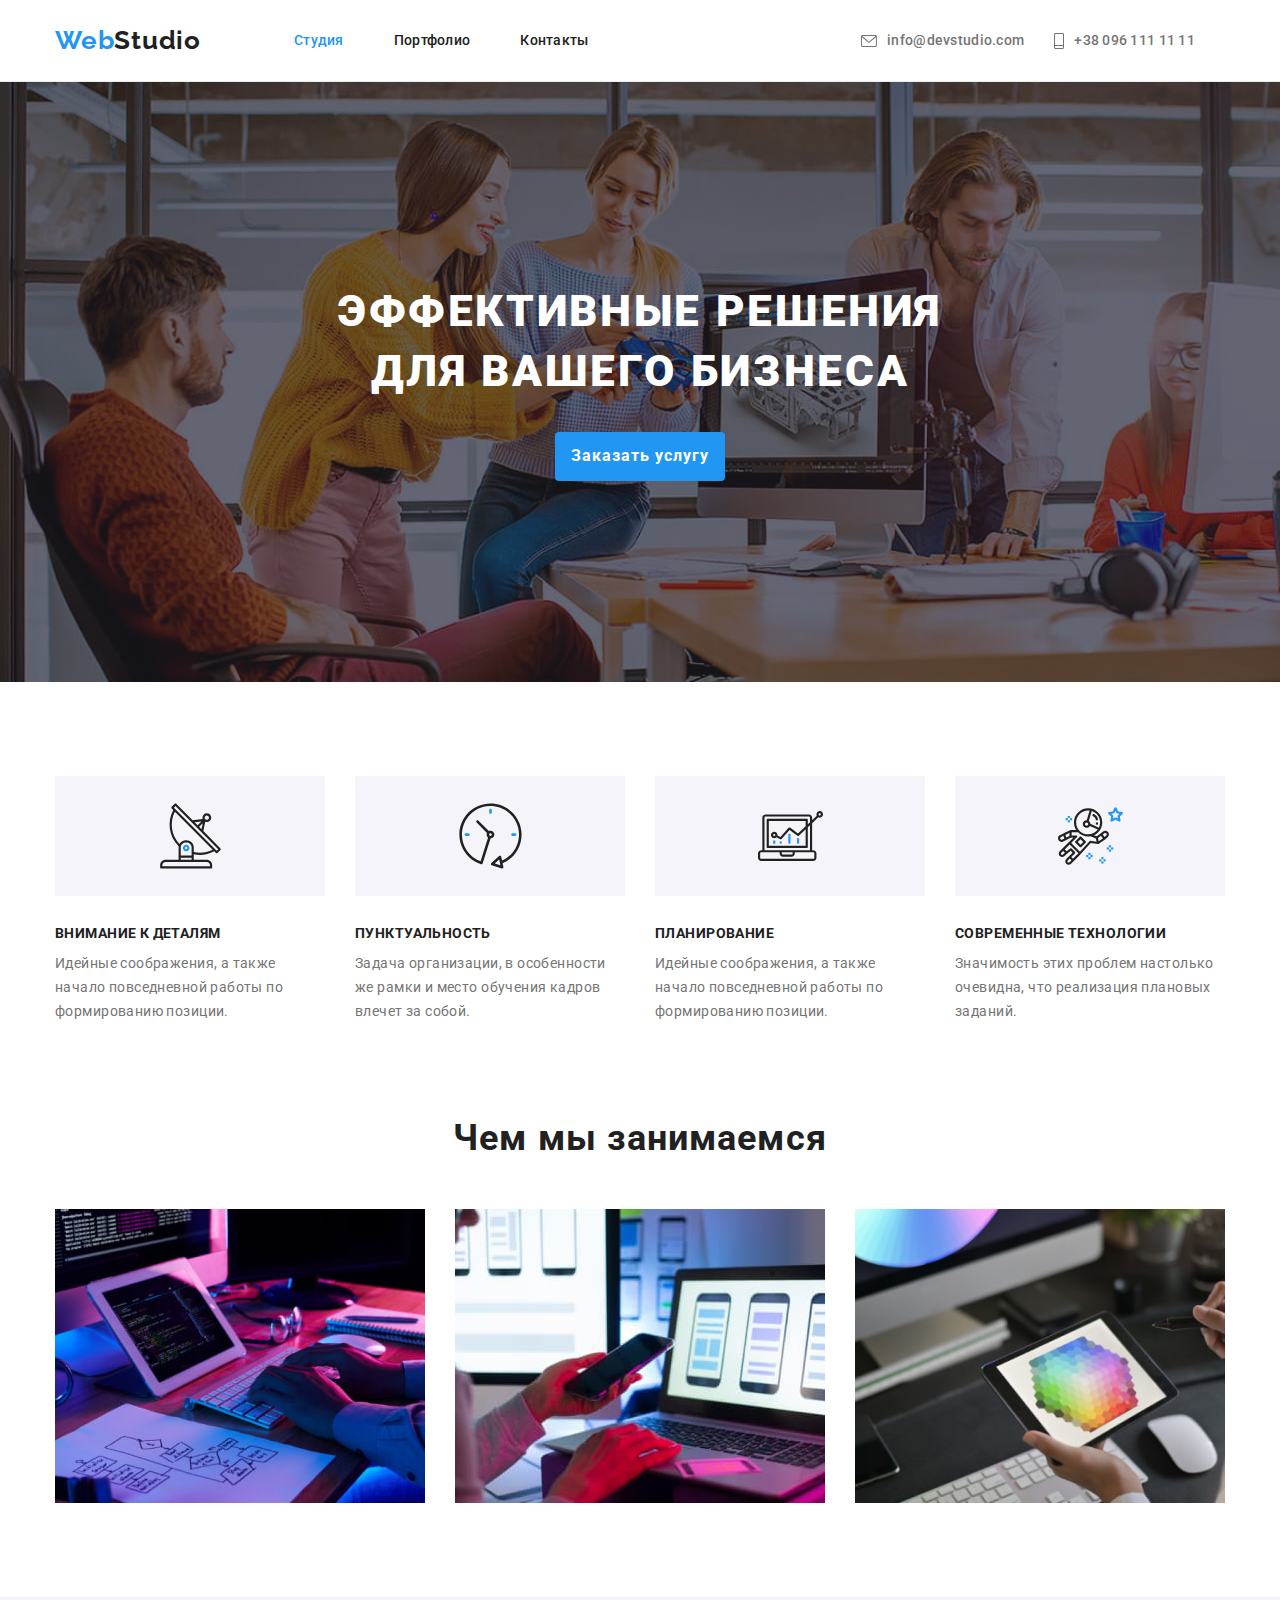
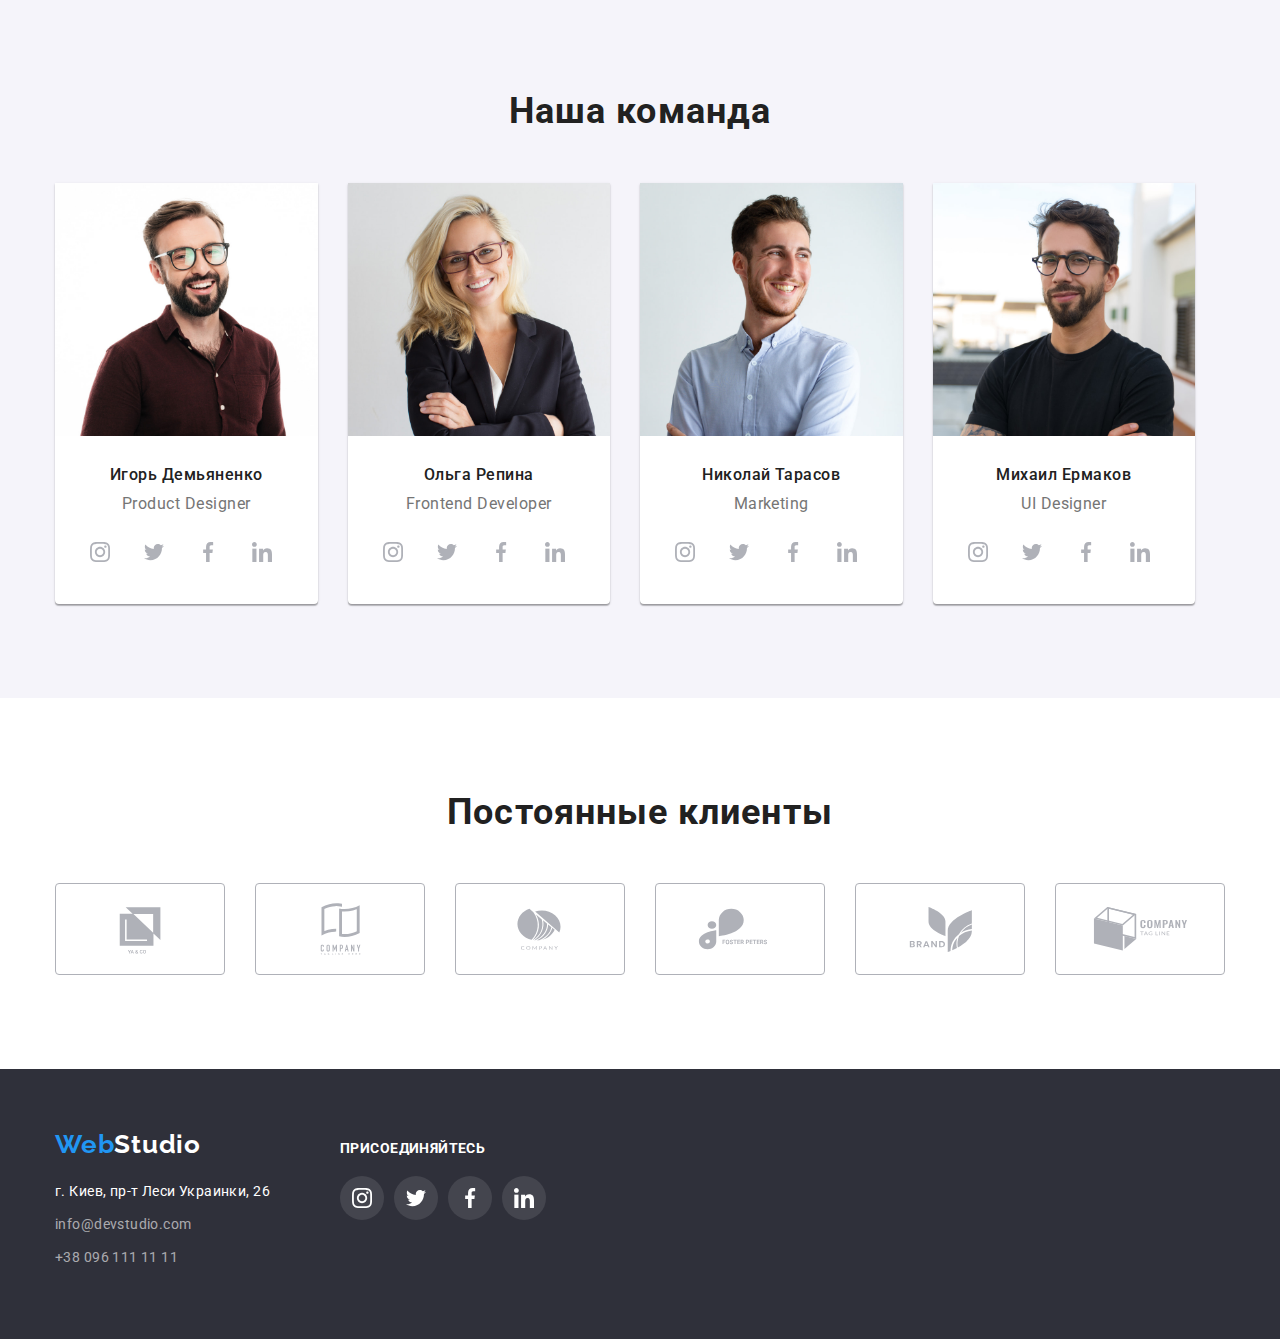
<file: index.html>
<!DOCTYPE html>
<html lang="ru">
<head>
    <meta charset="UTF-8">
    <meta http-equiv="X-UA-Compatible" content="IE=edge">
    <meta name="viewport" content="width=device-width, initial-scale=1.0">
    <title>WebStudio</title>
    <link rel="preconnect" href="https://fonts.googleapis.com">
    <link rel="preconnect" href="https://fonts.gstatic.com" crossorigin>
    <link href="https://fonts.googleapis.com/css2?family=Raleway:wght@700&family=Roboto:wght@400;500;700;900&display=swap"
    rel="stylesheet">
    <link rel="stylesheet" href="https://cdnjs.cloudflare.com/ajax/libs/modern-normalize/1.0.0/modern-normalize.min.css" />
    <link rel="stylesheet" href="./css/style.css">
   
</head>

<body>

    <!--Шапка сайта-->
    <header class="header">
        <div class="container-header">     
        <nav class="navigation">
        <a href="" class="logo">Web<span class="logo-web">Studio</span></a>
        <ul class="nav-list-links nav">
            <li class="nav-list-links-item"><a class="site-nav current" href="">Студия</a></li>
            <li class="nav-list-links-item"><a class="site-nav" href="./portfolio.html">Портфолио</a> </li>
            <li class="nav-list-links-item"><a class="site-nav" href="">Контакты</a> </li>
        </ul>     
    </nav>

    <ul class="site-nav-list ">
        <li>
            <a class="site-nav-contact" href="mailto:info@devstudio.com">
                <svg class="header-logo-email">
                    <use href="./img/icons.svg#icon-email" width="16" height="12" > </use>
                </svg>
                info@devstudio.com
            </a>
        </li>
        <li>
            <a class="site-nav-contact" href="tel:+380961111111">
                <svg class="header-logo-phone">
                    <use href="./img/icons.svg#icon-phone" width="10" height="16"> </use>
                </svg>
                +38 096 111 11 11</a>
        </li>
    </ul>
    </div>
</header>

<!--Основной контент-->
<main>

<!--Секция герой-->
<section class="section-hero">
    <div class="container"> 
    <h1  class="hero-title">Эффективные решения для вашего бизнеса</h1>
    <button class="button-hero" type="button">Заказать услугу</button>
    </div>
</section>

<!-- Наши особенности -->
<section class="section">
    <div class="container">
    <h2  class="visually-hidden">Наши особенности</h2>
    <ul class="features-list">
    <li class="features-list-item">
        <div class="icon-features">
            <svg class="icon-img">
                <use href="./img/icons.svg#icon-antenna" width="65" height="70px"></use>
            </svg>
        </div>
        <h3 class="features-title">Внимание к деталям</h3>
        <p class="features-description">Идейные соображения, а также начало повседневной работы по формированию позиции.</p>
    </li>
    <li class="features-list-item">
        <div class="icon-features">
            <svg class="icon-img">
                <use href="./img/icons.svg#icon-clock" width="65" height="70px"></use>
            </svg>
        </div>
        <h3 class="features-title">Пунктуальность</h3>
        <p class="features-description">Задача организации, в особенности же рамки и место обучения кадров влечет за собой.</p>
    </li>
    <li class="features-list-item">
        <div class="icon-features">
            <svg class="icon-img">
                <use href="./img/icons.svg#icon-diagram" width="65" height="70px"></use>
            </svg>
        </div>
        <h3 class="features-title">Планирование</h3>
        <p class="features-description">Идейные соображения, а также начало повседневной работы по формированию позиции.</p>
    </li>
    <li class="features-list-item">
        <div class="icon-features">
            <svg class="icon-img">
                <use href="./img/icons.svg#icon-astronaut" width="65" height="70px"></use>
            </svg>
        </div>
        <h3 class="features-title">Современные технологии</h3>
        <p class="features-description">Значимость этих проблем настолько очевидна, что реализация плановых заданий.</p>
    </li>
</ul>
</div>
</section>

<!-- Секция занятий -->
<section class="section occupation-section"> 
    <div class="container">
        <h2 class="title">Чем мы занимаемся</h2>
        <ul class="lesson-list">
            <li class="lesson-list-item"> <img src="./img/files (2).jpg" alt="Кодинг"> </li>
            <li class="lesson-list-item"> <img src="./img/files (1).jpg" alt="Адаптивная верстка">  </li>
            <li class="lesson-list-item"> <img src="./img/files (3).jpg" alt="Планшет"> </li>    
        </ul>
    </div>
</section>

<!--Наша команда-->
<section class="section section-team">  
    <div class="container">
    <h2 class="title">Наша команда</h2>
    <ul class="team-list">   
        
    <li class="cards cards-position">
        <img src="./img/img.jpg" width="270" height="260" alt="Игорь Демьяненко">
        <h3 class="title-name">Игорь Демьяненко</h3>
        <p class="team-position">Product Designer</p>
         <ul class="team-social-links">
            <li class="team-social-links-item"> 
                <a class="logo-links" href="">
                    <svg class="icon-links">
                        <use href="./img/icons.svg#icon-instagram"  width="20" height="20"> 
                        </use>
                    </svg>
                </a>
            </li>
        <li class="team-social-links-item">
            <a  class="logo-links" href="">
                <svg class="icon-links">
                    <use href="./img/icons.svg#icon-twitter" width="20" height="20"> 
                    </use>
                </svg>
            </a>
        </li>
            <li class="team-social-links-item">
                <a class="logo-links" href="">
                    <svg class="icon-links">
                    <use href="./img/icons.svg#icon-facebook"  width="20" height="20"> 
                    </use>
                    </svg>
                </a>
            </li>
            <li class="team-social-links-item">
                <a class="logo-links" href="">
                    <svg class="icon-links">
                    <use href="./img/icons.svg#icon-linkedin"  width="20" height="20"> 
                    </use>
                    </svg>
                </a>
            </li>
        </ul>
        
    </li>
    <li class="cards cards-position">
        <img src="./img/img (1).jpg" width="270"  height="260" alt="Ольга Репина">
        <h3 class="title-name">Ольга Репина</h3>
        <p class="team-position">Frontend Developer</p> 
        <ul class="team-social-links">
            <li class="team-social-links-item">
                <a class="logo-links" href="">
                    <svg class="icon-links">
                        <use href="./img/icons.svg#icon-instagram" width="20" height="20">
                        </use>
                    </svg>
                </a>
            </li>
            <li class="team-social-links-item">
                <a class="logo-links" href="">
                    <svg class="icon-links">
                        <use href="./img/icons.svg#icon-twitter" width="20" height="20">
                        </use>
                    </svg>
                </a>
            </li>
            <li class="team-social-links-item">
                <a class="logo-links" href="">
                    <svg class="icon-links">
                        <use href="./img/icons.svg#icon-facebook" width="20" height="20">
                        </use>
                    </svg>
                </a>
            </li>
            <li class="team-social-links-item">
                <a class="logo-links" href="">
                    <svg class="icon-links">
                        <use href="./img/icons.svg#icon-linkedin" width="20" height="20">
                        </use>
                    </svg>
                </a>
            </li>
        </ul>
    </li>

    <li class="cards cards-position">
        <img src="./img/img (2).jpg" width="270"  height="260" alt="Николай Тарасов">
        <h3 class="title-name">Николай Тарасов</h3>
        <p class="team-position">Marketing</p>
        <ul class="team-social-links">
            <li class="team-social-links-item"> 
                <a class="logo-links" href="">
                    <svg class="icon-links">
                        <use href="./img/icons.svg#icon-instagram"  width="20" height="20"> 
                        </use>
                    </svg>
                </a>
            </li>
        <li class="team-social-links-item">
            <a  class="logo-links" href="">
                <svg class="icon-links">
                    <use href="./img/icons.svg#icon-twitter" width="20" height="20"> 
                    </use>
                </svg>
            </a>
        </li>
            <li class="team-social-links-item">
                <a class="logo-links" href="">
                    <svg class="icon-links">
                    <use href="./img/icons.svg#icon-facebook"  width="20" height="20"> 
                    </use>
                    </svg>
                </a>
            </li>
            <li class="team-social-links-item">
                <a class="logo-links" href="">
                    <svg class="icon-links">
                    <use href="./img/icons.svg#icon-linkedin"  width="20" height="20"> 
                    </use>
                    </svg>
                </a>
            </li>
        </ul>
        
    </li>

    <li class="cards cards-position">
        <img src="./img/img (3).jpg" width="270"  height="260" alt="Михаил Ермаков">
        <h3 class="title-name">Михаил Ермаков</h3>
        <p class="team-position">UI Designer</p>
        <ul class="team-social-links">
            <li class="team-social-links-item">
                <a class="logo-links" href="">
                    <svg class="icon-links">
                        <use href="./img/icons.svg#icon-instagram" width="20" height="20">
                        </use>
                    </svg>
                </a>
            </li>
            <li class="team-social-links-item">
                <a class="logo-links" href="">
                    <svg class="icon-links">
                        <use href="./img/icons.svg#icon-twitter" width="20" height="20">
                        </use>
                    </svg>
                </a>
            </li>
            <li class="team-social-links-item">
                <a class="logo-links" href="">
                    <svg class="icon-links">
                        <use href="./img/icons.svg#icon-facebook" width="20" height="20">
                        </use>
                    </svg>
                </a>
            </li>
            <li class="team-social-links-item">
                <a class="logo-links" href="">
                    <svg class="icon-links">
                        <use href="./img/icons.svg#icon-linkedin" width="20" height="20">
                        </use>
                    </svg>
                </a>
            </li>
        </ul>
    </li>
</ul>
</div>
</section>

<!-- Постоянные клиенты -->
<section class="section section-clients">
<div class="container">
    <h2 class="title">Постоянные клиенты</h2>
    <ul class="clients-list">
        <li class="clients-list-item">
            <a href="" class="clients-icon-link">            
            <svg class="clients-icon">
                <use href="./img/icons.svg#icon-client-1" width="106" height="60"> </use>
            </svg>               
            </a>
        </li>
    <li class="clients-list-item">
        <a href="" class="clients-icon-link">
            <svg class="clients-icon">
                <use href="./img/icons.svg#icon-client-2" width="106" height="60"> </use>
            </svg>
        </a>
    </li>
    <li class="clients-list-item">
        <a href="" class="clients-icon-link">
            <svg class="clients-icon">
                <use href="./img/icons.svg#icon-client-3" width="106" height="60"> </use>
            </svg>
        </a>
    </li>
    <li class="clients-list-item">
        <a href="" class="clients-icon-link">
            <svg class="clients-icon">
                <use href="./img/icons.svg#icon-client-4" width="106" height="60"> </use>
            </svg>
        </a>
    </li>
        <li class="clients-list-item">
            <a href="" class="clients-icon-link">
                <svg class="clients-icon">
                    <use href="./img/icons.svg#icon-client-5" width="106" height="60"> </use>
                </svg>
            </a>
        </li>
        <li class="clients-list-item">
            <a href="" class="clients-icon-link">
                <svg class="clients-icon">
                    <use href="./img/icons.svg#icon-client-6" width="106" height="60"> </use>
                </svg>
            </a>
        </li>
    </ul>
</div>
</section>
</main>

<!--Подвал сайта-->
<footer class="footer">
    <div class="container footer-container">
        <div class="address">    
        <a href="" class="logo-footer">Web<span class="logo-web-footer">Studio</span></a>
        <address>
            <ul class="list">
                <li class="footer-contact-list-item">
                    <a class="address-link" href=""> г. Киев, пр-т Леси Украинки, 26</a>
                </li>
                <li class="footer-contact-list-item">
                    <a class="contact-footer" href="mailto:info@devstudio.com">info@devstudio.com</a>
                </li>
                <li class="footer-contact-list-item">
                    <a class="contact-footer-phone" href="tel:+380961111111">+38 096 111 11 11</a>
                </li>
            </ul>
            </div>

            <div class="social">  
                <p class="footer-subscribe">ПРИСОЕДИНЯЙТЕСЬ</p>
            <ul class="footer-social-links">
                 <li>
               
                </li> 
                <li class="footer-social-links-item">
                    <a class="footer-logo-links" href="">
                        <svg class="footer-icon">
                            <use href="./img/icons.svg#icon-instagram" width="20" height="20">
                            </use>
                        </svg>
                    </a>
                </li>
                <li class="footer-social-links-item">
                    <a class="footer-logo-links" href="">
                        <svg class="footer-icon">
                            <use href="./img/icons.svg#icon-twitter" width="20" height="20">
                            </use>
                        </svg>
                    </a>
                </li>
                <li class="footer-social-links-item">
                    <a class="footer-logo-links" href="">
                        <svg class="footer-icon">
                            <use href="./img/icons.svg#icon-facebook" width="20" height="20">
                            </use>
                        </svg>
                    </a>
                </li>
                <li class="footer-social-links-item">
                    <a class="footer-logo-links" href="">
                        <svg class="footer-icon">
                            <use href="./img/icons.svg#icon-linkedin" width="20" height="20">
                            </use>
                        </svg>
                    </a>
                </li>
            </ul>
            </li>
            </ul>
            </div>
        </address>
    </div>
</footer>
</body>
</html>
</file>
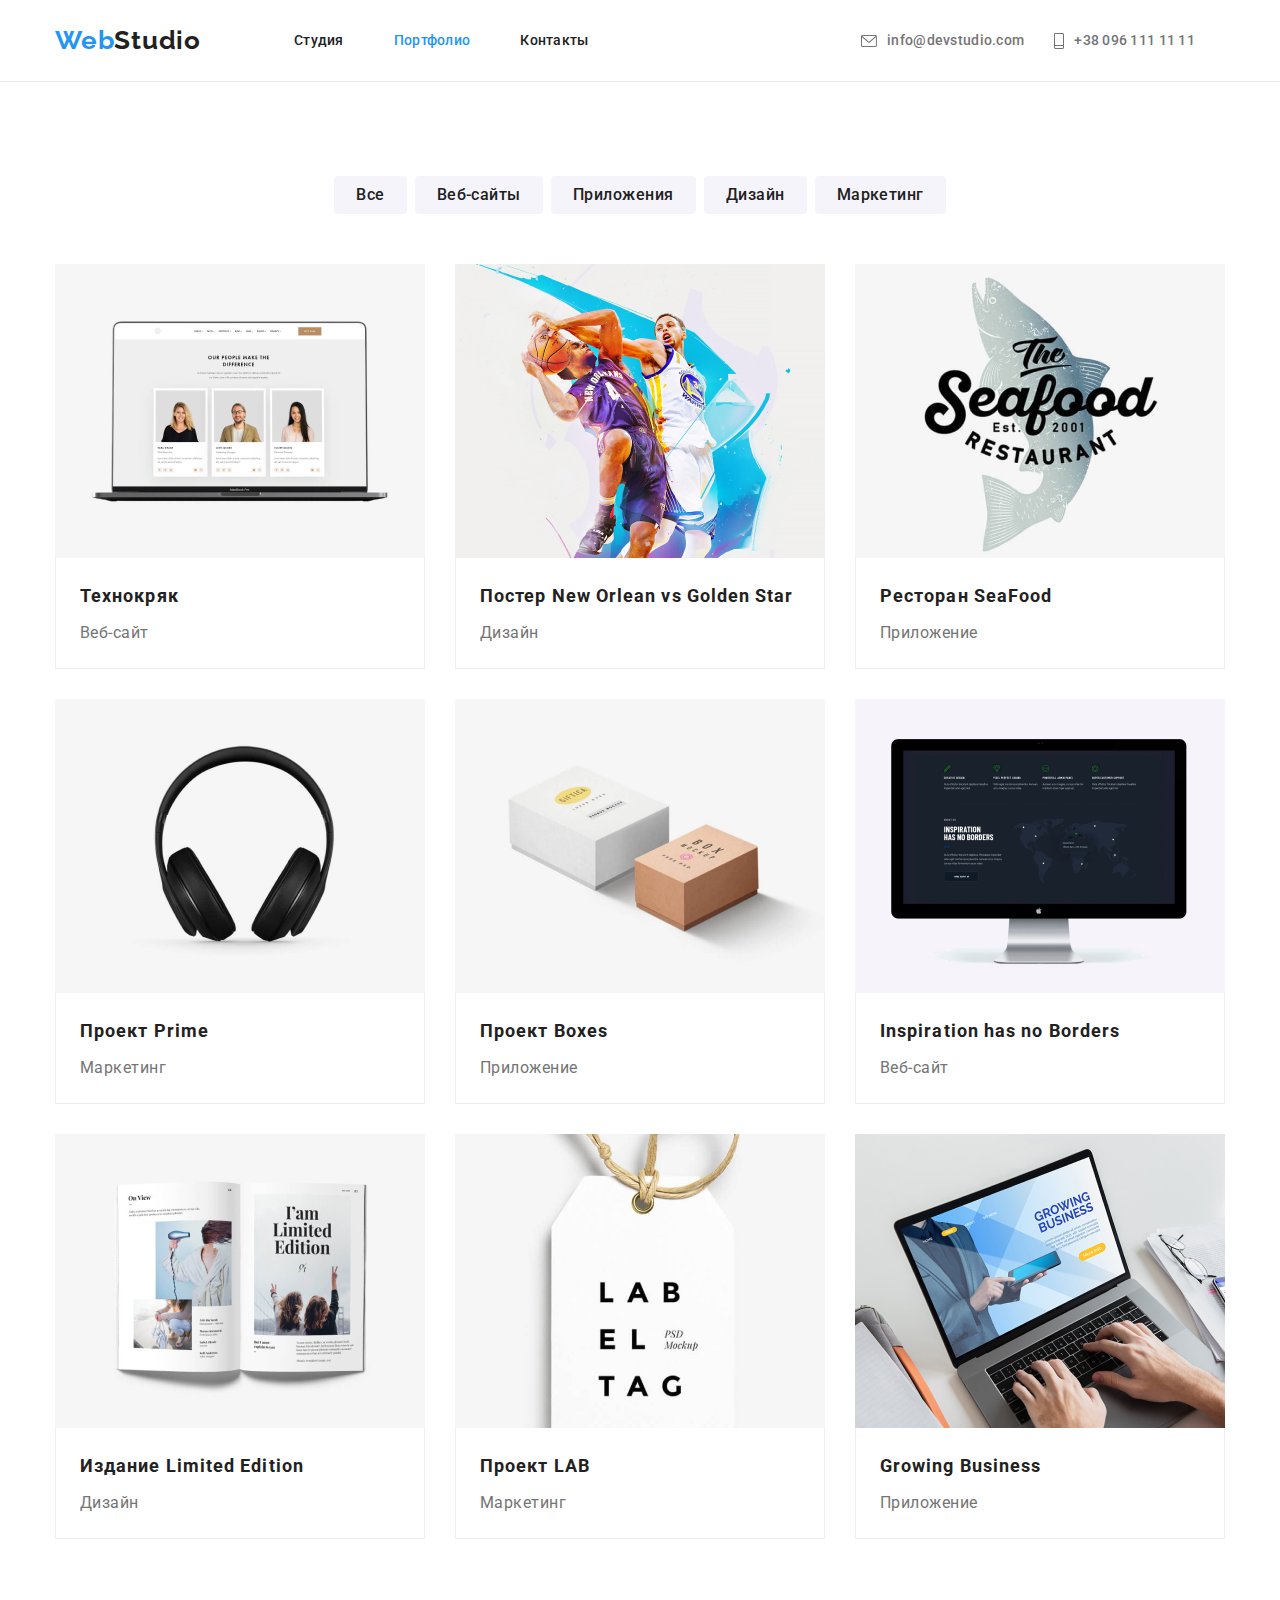
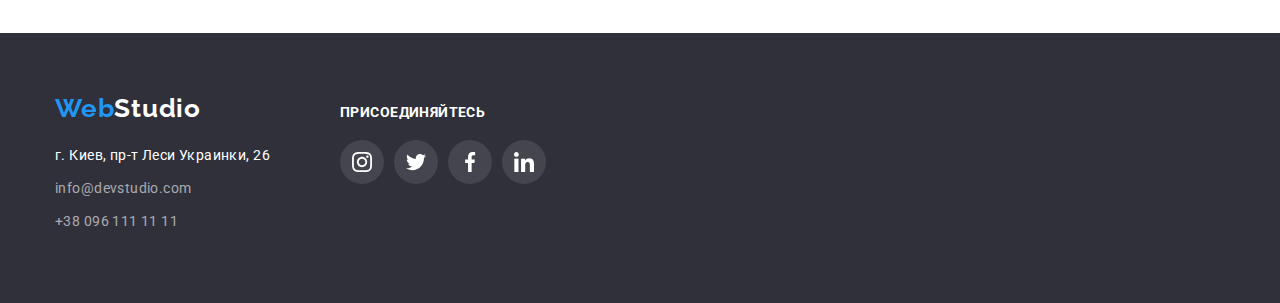
<file: portfolio.html>
<!DOCTYPE html>
<html lang="ru">
<head>
    <meta charset="UTF-8">
    <meta http-equiv="X-UA-Compatible" content="IE=edge">
    <meta name="viewport" content="width=device-width, initial-scale=1.0">
    <title>Portfolio</title>
    <link rel="preconnect" href="https://fonts.googleapis.com">
    <link rel="preconnect" href="https://fonts.gstatic.com" crossorigin>
    <link href="https://fonts.googleapis.com/css2?family=Raleway:wght@700&family=Roboto:wght@400;500;700;900&display=swap"
    rel="stylesheet">
    <link rel="stylesheet" href="https://cdnjs.cloudflare.com/ajax/libs/modern-normalize/1.0.0/modern-normalize.min.css" />
    <link rel="stylesheet" href="./css/style.css">
</head>
<body>

        <!--Шапка сайта-->
    <header class="header">
        <div class="container-header">
            <nav class="navigation">
                <a href="" class="logo">Web<span class="logo-web">Studio</span></a>
                <ul class="nav-list-links nav">
                    <li class="nav-list-links-item"><a class="site-nav" href="./index.html">Студия</a></li>
                    <li class="nav-list-links-item"><a class="site-nav current" href="">Портфолио</a> </li>
                    <li class="nav-list-links-item"><a class="site-nav" href="">Контакты</a> </li>
                </ul>
            </nav>
    
            <ul class="site-nav-list ">
                <li class="site-nav-list-item">
                    <a class="site-nav-contact" href="mailto:info@devstudio.com">
                        <svg class="header-logo-email">
                            <use href="./img/icons.svg#icon-email" width="16" height="12"> </use>
                        </svg>
                        info@devstudio.com
                    </a>
                </li>
                <li class="site-nav-list-item">
                    <a class="site-nav-contact" href="tel:+380961111111">
                        <svg class="header-logo-phone">
                            <use href="./img/icons.svg#icon-phone" width="10" height="16"> </use>
                        </svg>
                        +38 096 111 11 11</a>
                </li>
            </ul>
        </div>
    </header>


        <main>
            <section class="section">
                <div class="container">
                <h1 class="visually-hidden"> Наши Проекты</h1>
                <!-- кнопки -->
                <ul class="button-list">
                    <li class="button-list-item"><button class="button-navigate" type="button">Все</button></li>
                    <li class="button-list-item"><button class="button-navigate" type="button">Веб-сайты</button></li>
                    <li class="button-list-item"><button class="button-navigate" type="button">Приложения</button></li>
                    <li class="button-list-item"><button class="button-navigate" type="button">Дизайн</button></li>
                    <li class="button-list-item"><button class="button-navigate" type="button">Маркетинг</button></li>      
                </ul>
                
                <!-- Проекты -->
               
                <ul class="list-works">
                    <li class="list-cards-works-item">
            <a class="cards-link" href="">
                <img src="./img/project-1.jpg" width="370" height="294" alt="технокряк">  
                    <div class="conteiner-cards">                          
                        <h2 class="title-name-cards">Технокряк</h2>
                        <p class="cards-discription">Веб-сайт</p>
                    </div>

             </a>                       
                </li>
                    <li class="list-cards-works-item">
                        <a class="cards-link" href="">
                            <img src="./img/project-2.jpg" width="370" height="294" alt="постер">
                            <div class="conteiner-cards">
                            <h2 class="title-name-cards">Постер New Orlean vs Golden Star</h2>                       
                            <p class="cards-discription">Дизайн</p>
                        </div>
                    </a>
                </li>
                    <li class="list-cards-works-item">
                        <a class="cards-link" href="">
                            <img src="./img/project-3.jpg"  width="370" height="294" alt="ресторан">
                            <div class="conteiner-cards">
                                 <h2 class="title-name-cards">Ресторан SeaFood</h2>
                                <p class="cards-discription">Приложение</p>
                        </div>
                    </a>
                </li>
                    <li class="list-cards-works-item">
                        <a class="cards-link" href="">
                            <img src="./img/project-4.jpg" width="370" height="294" alt="проект prime">
                                <div class="conteiner-cards">
                                 <h2 class="title-name-cards">Проект Prime</h2>
                                <p class="cards-discription">Маркетинг</p>
                               </div>
                    </a>
                </li>
                    <li class="list-cards-works-item">
                        <a class="cards-link" href="">
                            <img src="./img/project-5.jpg" width="370" height="294" alt="проект boxes">
                                <div class="conteiner-cards">
                                 <h2 class="title-name-cards">Проект Boxes</h2>
                                <p class="cards-discription">Приложение</p>
                                </div>
                    </a>
                </li>
                    <li class="list-cards-works-item">
                        <a class="cards-link" href="">
                            <img src="./img/project-6.jpg" width="370" height="294" alt="inpiration has no borders">
                                <div class="conteiner-cards">
                                 <h2 class="title-name-cards">Inspiration has no Borders</h2>
                                <p class="cards-discription">Веб-сайт</p>
                        </div>
                    </a>
                </li>
                    <li class="list-cards-works-item">
                        <a class="cards-link" href="">
                            <img src="./img/project-7.jpg"  width="370" height="294" alt=" издание limited edition">
                                <div class="conteiner-cards">
                                 <h2 class="title-name-cards">Издание Limited Edition</h2>
                                <p class="cards-discription">Дизайн</p>
                                </div>
                    </a>
                </li>
                    <li class="list-cards-works-item">
                        <a class="cards-link" href="">
                            <img src="./img/project-8.jpg" width="370" height="294" alt="проект lab">
                                <div class="conteiner-cards">
                                <h2 class="title-name-cards">Проект LAB</h2>
                                <p class="cards-discription">Маркетинг</p>
                            </div>
                    </a>
                </li>
                    <li class="list-cards-works-item">
                        <a class="cards-link" href="">
                            <img src="./img/project-9.jpg"  width="370" height="294"  alt="growing business">
                                <div class="conteiner-cards">
                                <h2 class="title-name-cards">Growing Business</h2>
                                <p class="cards-discription">Приложение</p>
                        </div>
                    </a>
                </li>
                </ul>
                </div>
            </section>
        </main>

    <!--Подвал сайта-->
<footer class="footer">
    <div class="container footer-container">
        <div class="address">
            <a href="" class="logo-footer">Web<span class="logo-web-footer">Studio</span></a>
            <address>
                <ul class="list">
                    <li class="footer-contact-list-item">
                        <a class="address-link" href=""> г. Киев, пр-т Леси Украинки, 26</a>
                    </li>
                    <li class="footer-contact-list-item">
                        <a class="contact-footer" href="mailto:info@devstudio.com">info@devstudio.com</a>
                    </li>
                    <li class="footer-contact-list-item">
                        <a class="contact-footer-phone" href="tel:+380961111111">+38 096 111 11 11</a>
                    </li>
                </ul>
        </div>

        <div class="social">
            <p class="footer-subscribe">ПРИСОЕДИНЯЙТЕСЬ</p>
            <ul class="footer-social-links">
                <li>

                </li>
                <li class="footer-social-links-item">
                    <a class="footer-logo-links" href="">
                        <svg class="footer-icon">
                            <use href="./img/icons.svg#icon-instagram" width="20" height="20">
                            </use>
                        </svg>
                    </a>
                </li>
                <li class="footer-social-links-item">
                    <a class="footer-logo-links" href="">
                        <svg class="footer-icon">
                            <use href="./img/icons.svg#icon-twitter" width="20" height="20">
                            </use>
                        </svg>
                    </a>
                </li>
                <li class="footer-social-links-item">
                    <a class="footer-logo-links" href="">
                        <svg class="footer-icon">
                            <use href="./img/icons.svg#icon-facebook" width="20" height="20">
                            </use>
                        </svg>
                    </a>
                </li>
                <li class="footer-social-links-item">
                    <a class="footer-logo-links" href="">
                        <svg class="footer-icon">
                            <use href="./img/icons.svg#icon-linkedin" width="20" height="20">
                            </use>
                        </svg>
                    </a>
                </li>
            </ul>
            </li>
            </ul>
        </div>
        </address>
    </div>
</footer>
    
</body>
</html>
</file>
<file: css/style.css>
:root {
  --primary-text-color: #212121;
  --tittle-text-color: #757575;
  --accent-color: #2196f3;
  --primary-with-color: #ffffff;
  --section-background-color: #f5f4fa;
  --section-hero-background-color: #c4c4c4;
  --footer-background-color: #2f303a;
  --button-accent-color: #188ce8;
  --contact-footer-color: rgba(255, 255, 255, 0.6);
  --border-color: #eeeeee;
  --border-header-color: #ececec;
  --border-clients-color: #afb1b8;
}

/*--START STUDIO--*/
body {
  font-family: "Roboto", sans-serif;
  font-size: 14px;
  letter-spacing: 0.03em;
  color: var(--primary-text-color);
  background-color: var(--primary-with-color);
  margin: 0;
}

.container {
  width: 1200px;
  margin-left: auto;
  margin-right: auto;
  padding-left: 15px;
  padding-right: 15px;
}

.section {
  padding-top: 94px;
  padding-bottom: 94px;
}

.visually-hidden {
  position: absolute;
  width: 1px;
  height: 1px;
  margin: -1px;
  padding: 0;
  overflow: hidden;
  border: 0;
  clip: rect(0 0 0 0);
}

h1,
h2,
h3,
ul,
p {
  margin-top: 0;
  margin-bottom: 0;
  padding: 0;
}

ul {
  list-style: none;
}

a {
  text-decoration: none;
  display: block;
}

img {
  display: block;
  max-width: 100%;
  height: auto;
}

/* header */
.container-header {
  min-width: 1200px;
  display: flex;
  padding-left: 15px;
  padding-right: 15px;
}

.header {
  border-bottom: 1px solid var(--border-header-color);
  display: flex;
  justify-content: center;
  align-items: center;
}

.navigation,
.nav-list-links,
.site-nav {
  display: flex;
  justify-content: center;
  align-items: center;
}

.site-nav-list {
  display: flex;
  justify-content: center;
  align-items: center;
}

.navigation {
  margin-right: auto;
}

.header-logo-email {
  width: 16px;
  height: 12px;
  fill: currentColor;
  margin-right: 10px;
}

.header-logo-phone {
  width: 10px;
  height: 16px;
  fill: currentColor;
  margin-right: 10px;
  align-items: baseline;
}

.logo {
  font-family: Raleway;
  font-style: normal;
  font-weight: bold;
  font-size: 26px;
  line-height: 1.2;
  letter-spacing: 0.03em;
  color: var(--accent-color);
  margin-right: 93px;
  padding-top: 25px;
  padding-bottom: 25px;
}
.logo-web {
  font-family: Raleway;
  font-style: normal;
  font-weight: bold;
  font-size: 26px;
  line-height: 1.2;
  letter-spacing: 0.03em;
  color: var(--primary-text-color);
}

.nav-list-links {
  padding-top: 32px;
  padding-bottom: 32px;
}

.nav-list-links-item:not(last-child) {
  margin-right: 50px;
}

.site-nav {
  font-style: normal;
  font-weight: 500;
  font-size: 14px;
  line-height: 1.1;
  letter-spacing: 0.02em;
  color: var(--primary-text-color);
}
.current {
  color: var(--accent-color);
  text-decoration: none;
  pointer-events: none;
}

.site-nav:hover,
.site-nav:focus {
  color: var(--accent-color);
}
.site-nav-contact {
  display: flex;
  align-items: center;
  color: var(--tittle-text-color);
  font-weight: 500;
  font-size: 14px;
  line-height: 1.14;
  letter-spacing: 0.02em;
  padding-top: 32px;
  padding-bottom: 32px;
}

.site-nav-contact {
  margin-right: 30px;
}

.site-nav-contact:hover,
.site-nav-contact:focus {
  color: var(--accent-color);
}

/* header end */

/* START-HERO */

.section-hero {
  background-image: linear-gradient(
      rgba(47, 48, 58, 0.4),
      rgba(47, 48, 58, 0.4)
    ),
    url(../img/hero-section.jpg);
  background-size: cover;
  background-color: var(--section-hero-background-color);
  text-align: center;
  padding-top: 200px;
  padding-bottom: 200px;
  max-width: 1600px;
  height: 600px;
  margin-left: auto;
  margin-right: auto;
}

.hero-title {
  width: 696px;
  font-weight: 900;
  font-size: 44px;
  line-height: 1.36;
  margin-bottom: 30px;
  text-transform: uppercase;
  letter-spacing: 0.06em;
  color: var(--primary-with-color);
  margin-left: auto;
  margin-right: auto;
}
.button-hero {
  border: none;
  border-radius: 4px;
  padding: 10px 16px;
  cursor: pointer;
  background-color: var(--accent-color);
  font-family: inherit;
  font-style: normal;
  font-weight: bold;
  font-size: 16px;
  letter-spacing: 0.06em;
  color: var(--primary-with-color);
  font-size: 16px;
  line-height: 1.8;
}

.button-hero:hover,
.button-hero:focus {
  background-color: var(--button-accent-color);
}

/* END-HERO */

/* START-FEATURES */

.features-list {
  display: flex;
}

.features-list-item:not(:last-child) {
  margin-right: 30px;
}

.icon-features {
  display: flex;

  width: 270px;
  height: 120px;

  align-items: center;
  justify-content: center;

  margin-bottom: 30px;
  background-color: var(--section-background-color);
}

.icon-img {
  width: 65px;
  height: 70px;
}

.features-title {
  font-weight: bold;
  font-size: 14px;
  line-height: 1.14;
  letter-spacing: 0.03em;
  text-transform: uppercase;
  color: var(--primary-text-color);
  margin-bottom: 10px;
}
.features-description {
  width: 270px;
  font-style: normal;
  font-weight: normal;
  font-size: 14px;
  line-height: 1.7;
  letter-spacing: 0.03em;
  color: var(--tittle-text-color);
}

/* END-FEATURES */

.occupation-section {
  padding-top: 0px;
}

.title {
  font-weight: bold;
  font-size: 36px;
  line-height: 1.16;
  text-align: center;
  letter-spacing: 0.03em;
  color: var(--primary-text-color);
  margin-bottom: 50px;
}

/* START-LESSON */

.lesson-list {
  display: flex;
  justify-content: space-between;
}

/* END-LESSON */

/* START-TEAM */

.section-team {
  background-color: var(--section-background-color);
}

.team-list {
  display: flex;
}

.card-position {
  flex-basis: calc((100% - 120px) / 4);
}

.cards,
.card-position:not(:last-child) {
  margin-right: 30px;
  background: var(--primary-with-color);
  box-shadow: 0px 1px 3px rgba(0, 0, 0, 0.12), 0px 1px 1px rgba(0, 0, 0, 0.14),
    0px 2px 1px rgba(0, 0, 0, 0.2);
  border-radius: 0px 0px 4px 4px;
}
.title-name {
  font-weight: 500;
  font-size: 16px;
  line-height: 1.18;
  text-align: center;
  letter-spacing: 0.03em;
  color: var(--primary-text-color);
  margin-top: 30px;
  margin-bottom: 10px;
}
.team-position {
  font-style: normal;
  font-weight: normal;
  font-size: 16px;
  line-height: 1.18;
  text-align: center;
  letter-spacing: 0.03em;
  color: var(--tittle-text-color);
  margin-bottom: 16px;
}
.team-social-links {
  margin-bottom: 30px;
}

.team-social-links-item {
  display: flex;
  justify-content: center;
  align-items: center;
}

.team-social-links-item:not(last-child) {
  margin-right: 10px;
}

.team-social-links {
  display: flex;
  justify-content: center;
  align-items: center;
}

.logo-links {
  width: 44px;
  height: 44px;
}

.icon-links {
  width: 44px;
  height: 44px;
  fill: var(--border-clients-color);
  padding: 12px;
}

.logo-links:hover,
.logo-links:focus {
  background-color: var(--accent-color);
  border-radius: 50px;
}

.icon-links:hover,
.icon-links:focus {
  fill: var(--primary-with-color);
}

/* TEAM-END */

/* START CLIENTS */
.clients-list {
  display: flex;
  justify-content: center;
}

.clients-list-item {
  display: flex;
  border: 1 px solid var(--border-clients-color);
  border-radius: 4px;
}

.clients-icon-link {
  width: 170px;
  height: 92px;
  border: 1px solid var(--border-clients-color);
  border-radius: 4px;
  padding: 16px 32px;
  fill: var(--border-clients-color);
}

.clients-icon {
  width: 106px;
  height: 60px;
}

.clients-list-item:not(:last-child) {
  margin-right: 30px;
}

.clients-icon-link:hover,
.clients-icon-link:focus {
  border-color: var(--accent-color);
  fill: var(--accent-color);
}

.footer {
  background-color: var(--footer-background-color);
  padding-top: 60px;
  padding-bottom: 60px;
}

/* END-CLIENTS */

/* SOCIAL */
.footer-container {
  display: flex;
  align-items: baseline;
}

.address {
  margin-right: 70px;
}

.social {
  display: flex;
  flex-direction: column;
  justify-content: center;
}

.footer-subscribe {
  font-family: inherit;
  font-style: normal;
  font-weight: bold;
  font-size: 14px;
  line-height: 16px;
  letter-spacing: 0.03em;
  text-transform: uppercase;
  color: var(--primary-with-color);
  margin-bottom: 20px;
}

.footer-social-links-item {
  display: flex;
  justify-content: center;
  align-items: center;
}

.footer-social-links-item:not(last-child) {
  margin-right: 10px;
}

.footer-social-links {
  display: flex;
  justify-content: center;
  align-items: center;
}

.footer-logo-links {
  width: 44px;
  height: 44px;
  background: rgba(255, 255, 255, 0.1);
  border-radius: 50px;
}

.footer-icon {
  width: 44px;
  height: 44px;
  fill: var(--primary-with-color);
  padding: 12px;
}

.footer-logo-links:hover,
.footer-logo-links:focus {
  background-color: var(--accent-color);
  border-radius: 50px;
}

.icon-links:hover,
.icon-links:focus {
  fill: var(--primary-with-color);
}

/* END-SOCIAL */

.logo-footer {
  font-family: Raleway;
  font-style: normal;
  font-weight: bold;
  font-size: 26px;
  line-height: 1.2;
  letter-spacing: 0.03em;
  color: var(--accent-color);
  display: block;
  margin-bottom: 20px;
}

.logo-web-footer {
  font-family: Raleway;
  font-style: normal;
  font-weight: bold;
  font-size: 26px;
  line-height: 1.2;
  letter-spacing: 0.03em;
  color: var(--primary-with-color);
}
.address-link {
  font-style: normal;
  font-weight: normal;
  font-size: 14px;
  line-height: 1.71;
  letter-spacing: 0.03em;
  color: var(--primary-with-color);
}

.footer-contact-list-item:not(last-child) {
  margin-bottom: 9px;
}

.contact-footer {
  font-style: normal;
  font-weight: normal;
  font-size: 14px;
  line-height: 1.71;
  letter-spacing: 0.03em;
  color: var(--contact-footer-color);
}

.contact-footer-phone {
  font-style: normal;
  font-weight: normal;
  font-size: 14px;
  line-height: 1.71;
  letter-spacing: 0.03em;
  color: var(--contact-footer-color);
}

/*--END STUDIO--*/

/* START PORTFOLIO */
.section-portfolio {
  color: var(--section-background-color);
  padding-top: 94px;
  padding-bottom: 94px;
}

.button-list {
  display: flex;
  justify-content: center;
  margin-bottom: 50px;
}

.button-list-item:not(:last-child) {
  margin-right: 8px;
}
.button-navigate {
  background-color: var(--section-background-color);
  text-decoration: none;
  font-family: inherit;
  font-style: normal;
  font-weight: 500;
  font-size: 16px;
  line-height: 1.62;
  text-align: center;
  letter-spacing: 0.03em;
  color: var(--primary-text-color);
  cursor: pointer;
  border: 0px;
  border-radius: 4px;
  padding: 6px 22px;
}
.button-navigate:hover,
.button-navigate:focus {
  background-color: var(--accent-color);
  color: var(--primary-with-color);
  box-shadow: 0px 3px 1px rgba(0, 0, 0, 0.1), 0px 1px 2px rgba(0, 0, 0, 0.08),
    0px 2px 2px rgba(0, 0, 0, 0.12);
}

.list-works {
  display: flex;
  flex-wrap: wrap;
}

.cards-link:hover,
.cards-link:focus {
  box-shadow: 0px 1px 1px rgba(0, 0, 0, 0.12), 0px 4px 4px rgba(0, 0, 0, 0.06),
    1px 4px 6px rgba(0, 0, 0, 0.16);
}

.list-cards-works-item:not(:nth-child(3n)) {
  margin-right: 30px;
}

.list-cards-works-item:not(:nth-last-child(-n + 3)) {
  margin-bottom: 30px;
}

.conteiner-cards {
  border-left: 1px solid var(--border-color);
  border-right: 1px solid var(--border-color);
  border-bottom: 1px solid var(--border-color);
  padding-top: 20px;
  padding-left: 24px;
  padding-right: 24px;
  padding-bottom: 20px;
}

.title-name-cards {
  font-weight: bold;
  font-size: 18px;
  line-height: 2;
  letter-spacing: 0.06em;
  color: var(--primary-text-color);
  margin-bottom: 4px;
}

.cards-discription {
  font-style: normal;
  font-weight: normal;
  font-size: 16px;
  line-height: 1.87;
  letter-spacing: 0.03em;
  color: var(--tittle-text-color);
}

/* END PORTFOLIO */
</file>
